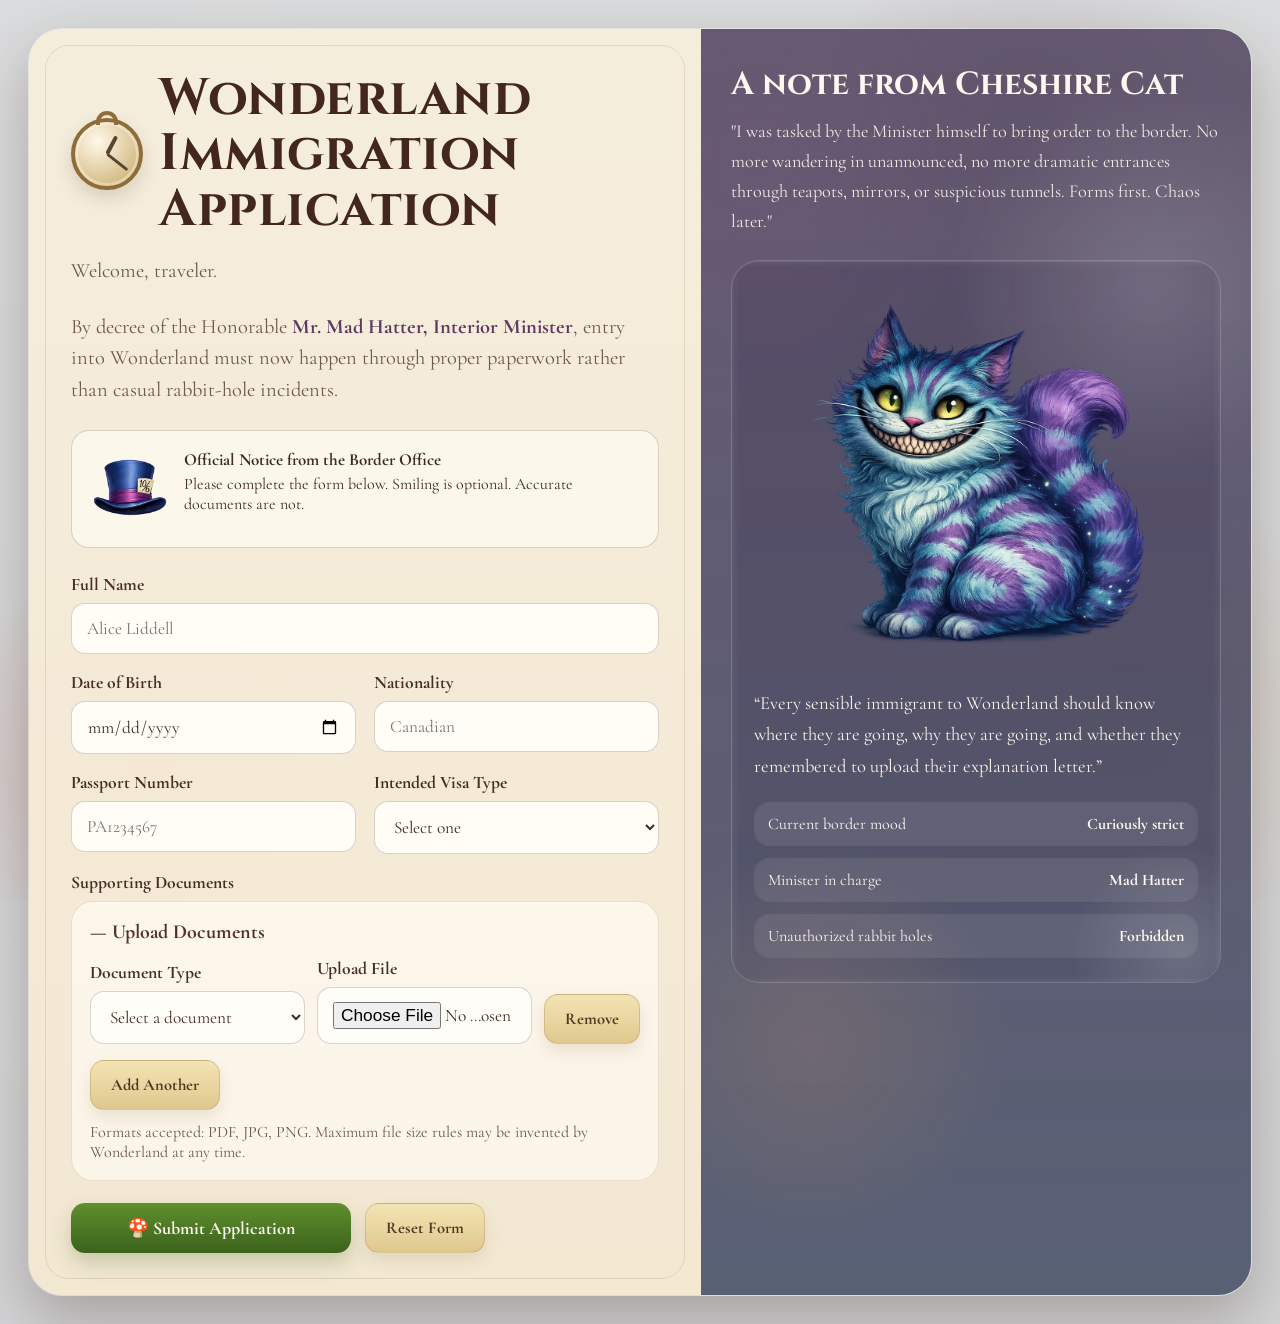
<file: frontend/index.html>
<!DOCTYPE html>
<html lang="en">
<head>
  <meta charset="UTF-8" />
  <meta name="viewport" content="width=device-width, initial-scale=1.0" />
  <title>Wonderland Immigration Application</title>
  <link rel="preconnect" href="https://fonts.googleapis.com">
  <link rel="preconnect" href="https://fonts.gstatic.com" crossorigin>
  <link href="https://fonts.googleapis.com/css2?family=Cinzel:wght@500;700&family=Libre+Baskerville:wght@400;700&family=Cormorant+Garamond:wght@500;700&display=swap" rel="stylesheet">
  <link rel="stylesheet" href="css/styles_application.css" type="text/css">
</head>
<body>
  <main class="scene">
    <section class="form-panel">
      <div class="top-banner">
        <div class="clock">
          <div class="clock-ring"></div>
        </div>
        <div class="title-wrap">
          <h1>Wonderland Immigration Application</h1>
        </div>
      </div>

      <p class="subtitle">
        Welcome, traveler. <br> 
      </p>

      <div class="subtitle">
        <p>By decree of the Honorable <em>Mr. Mad Hatter, Interior Minister</em>,
          entry into Wonderland must now happen through proper paperwork rather than casual rabbit-hole incidents.</p>
      </div>

      <div class="notice">
        <img src="images/hat-icon.png" height="80px" width="80px">
        <div>
          <strong>Official Notice from the Border Office</strong>
          Please complete the form below. Smiling is optional. Accurate documents are not.
        </div>
      </div>

      <form id="immigrationForm">
        <div class="grid">
          <div class="field full">
            <label for="fullName">Full Name</label>
            <input id="fullName" type="text" placeholder="Alice Liddell" required />
          </div>

          <div class="field">
            <label for="dob">Date of Birth</label>
            <input id="dob" type="date" required/>
          </div>

          <div class="field">
            <label for="nationality">Nationality</label>
            <input id="nationality" type="text" placeholder="Canadian" required />
          </div>

          <div class="field">
            <label for="passport">Passport Number</label>
            <input id="passport" type="text" placeholder="PA1234567" required/>
          </div>

          <div class="field">
            <label for="visaType">Intended Visa Type</label>
            <select id="visaType" required>
              <option value="" selected disabled>Select one</option>
              <option value="VISITOR">VISITOR</option>
              <option value="STUDENT">STUDENT</option>
              <option value="WORKER">WORKER</option>
              <option value="PERMANENT_RESIDENT">PERMANENT RESIDENT</option>
            </select>
          </div>

          <div class="field full">
            <label>Supporting Documents</label>
            <div class="upload-box">
              <div class="upload-title">— Upload Documents</div>
            
              <div id="documentsContainer">
                <div class="upload-row">
                  <div class="field">
                    <label>Document Type</label>
                    <select name="documentType[]" required>
                      <option selected disabled>Select a document</option>
                      <option>Passport Copy</option>
                      <option>Income Proof</option>
                      <option>Letter of Acceptance</option>
                      <option>Explanation Letter</option>
                      <option>Employment Offer</option>
                    </select>
                  </div>
            
                  <div class="field">
                    <label>Upload File</label>
                    <input type="file" name="documentFile[]" />
                  </div>
            
                  <button class="ghost-btn remove-doc-btn" type="button">Remove</button>
                </div>
              </div>
            
              <div class="upload-actions">
                <button id="addDocumentBtn" class="ghost-btn" type="button">Add Another</button>
              </div>
            
              <div class="helper">
                Formats accepted: PDF, JPG, PNG. Maximum file size rules may be invented by Wonderland at any time.
              </div>
            </div>
          </div>
        </div>

        <div class="actions">
          <button class="btn primary-btn" type="submit">🍄 Submit Application</button>
          <button class="ghost-btn" type="reset">Reset Form</button>
        </div>
      </form>
    </section>

    <aside class="story-panel">
      
      <div class="cards">
        <h2 class="aside-title">A note from Cheshire Cat</h2>
        <p class="aside-copy">
          "I was tasked by the Minister himself to bring order to the border. No more wandering in unannounced,
          no more dramatic entrances through teapots, mirrors, or suspicious tunnels. Forms first. Chaos later."
        </p>

        <div class="cheshire-card">
          
          <div>
            <img src="images/cheshire-the-cat.png" height="400" width="400">
          </div>

          <p class="quote">
            “Every sensible immigrant to Wonderland should know where they are going, why they are going,
            and whether they remembered to upload their explanation letter.”
          </p>

          <div class="meta-list">
            <div class="meta-item">
              <span>Current border mood</span>
              <span>Curiously strict</span>
            </div>
            <div class="meta-item">
              <span>Minister in charge</span>
              <span>Mad Hatter</span>
            </div>
            <div class="meta-item">
              <span>Unauthorized rabbit holes</span>
              <span>Forbidden</span>
            </div>
          </div>
        </div>
      </div>


    </aside>
  </main>

  <script src="scripts/form.js"></script>
</body>
</html>
</file>
<file: frontend/css/styles_application.css>
:root {
    --paper: rgba(246, 235, 214, 0.93);
    --paper-strong: #efe1bf;
    --ink: #3e2b22;
    --ink-soft: #6e584f;
    --gold: #b58b49;
    --forest: #557137;
    --forest-dark: #3b5624;
    --purple: #7c4f7d;
    --purple-dark: #5e3863;
    --cream: #fff8eb;
    --border: rgba(93, 66, 48, 0.22);
    --shadow: 0 24px 60px rgba(58, 34, 22, 0.28);
  }

  * {
    box-sizing: border-box;
  }

  body {
    margin: 0;
    min-height: 100vh;
    font-family: "Cormorant Garamond", serif;
    color: var(--ink);
    background:
      linear-gradient(rgba(30, 38, 46, 0.16), rgba(30, 38, 46, 0.2)),
      url("https://i.etsystatic.com/60726175/r/il/069d92/7154716947/il_794xN.7154716947_3lqw.jpg") center/cover no-repeat fixed;
    display: flex;
    align-items: center;
    justify-content: center;
    padding: 28px;
    position: relative;
    overflow-x: hidden;
  }

  body::before {
    content: "";
    position: fixed;
    inset: 0;
    background:
      radial-gradient(circle at 12% 85%, rgba(192, 74, 46, 0.22), transparent 16%),
      radial-gradient(circle at 88% 80%, rgba(201, 144, 69, 0.18), transparent 18%),
      radial-gradient(circle at 80% 18%, rgba(124, 79, 125, 0.18), transparent 18%),
      radial-gradient(circle at 18% 18%, rgba(255,255,255,0.18), transparent 14%);
    pointer-events: none;
  }

  .scene {
    width: 100%;
    max-width: 1240px;
    display: grid;
    grid-template-columns: minmax(0, 1.1fr) minmax(320px, 0.9fr);
    gap: 0;
    border-radius: 34px;
    overflow: hidden;
    box-shadow: var(--shadow);
    border: 1px solid rgba(255, 245, 225, 0.25);
    backdrop-filter: blur(4px);
  }

  .form-panel {
    position: relative;
    padding: 42px;
    background:
      linear-gradient(rgba(247, 238, 220, 0.94), rgba(244, 233, 210, 0.95)),
      repeating-linear-gradient(
        0deg,
        rgba(88, 60, 44, 0.035),
        rgba(88, 60, 44, 0.035) 2px,
        transparent 2px,
        transparent 12px
      );
  }

  .form-panel::before {
    content: "";
    position: absolute;
    inset: 16px;
    border: 1.5px solid rgba(141, 111, 76, 0.18);
    border-radius: 24px;
    pointer-events: none;
  }

  .top-banner {
    display: flex;
    align-items: center;
    gap: 16px;
    margin-bottom: 18px;
    flex-wrap: wrap;
  }

  .clock {
    width: 72px;
    height: 72px;
    border-radius: 50%;
    background: radial-gradient(circle at 35% 30%, #fff9ea, #d4bb84 74%);
    border: 4px solid #8f6d38;
    box-shadow: inset 0 0 0 3px rgba(255,255,255,0.35), 0 8px 18px rgba(62, 43, 34, 0.16);
    position: relative;
    flex-shrink: 0;
  }

  .clock::before,
  .clock::after {
    content: "";
    position: absolute;
    left: 50%;
    top: 50%;
    transform-origin: bottom center;
    background: #5a4530;
    border-radius: 10px;
  }

  .clock::before {
    width: 4px;
    height: 20px;
    transform: translate(-50%, -100%) rotate(28deg);
  }

  .clock::after {
    width: 3px;
    height: 26px;
    transform: translate(-50%, -100%) rotate(128deg);
  }

  .clock-ring {
    position: absolute;
    top: -11px;
    left: 50%;
    transform: translateX(-50%);
    width: 22px;
    height: 14px;
    border: 4px solid #8f6d38;
    border-bottom: none;
    border-radius: 999px 999px 0 0;
  }

  .title-wrap {
    flex: 1;
    min-width: 220px;
  }

  h1 {
    margin: 0;
    font-family: "Cinzel", serif;
    font-size: clamp(2rem, 4vw, 3.2rem);
    line-height: 1.08;
    letter-spacing: 0.01em;
    color: #43271f;
  }

  .subtitle {
    margin: 14px 0 24px;
    font-size: 1.28rem;
    line-height: 1.55;
    color: var(--ink-soft);
    max-width: 54rem;
  }

  .subtitle em {
    color: var(--purple-dark);
    font-style: normal;
    font-weight: 700;
  }

  .guide-strip {
    display: inline-flex;
    align-items: center;
    gap: 12px;
    padding: 10px 18px;
    border-radius: 999px;
    background: rgba(121, 79, 122, 0.10);
    border: 1px solid rgba(121, 79, 122, 0.16);
    color: var(--purple-dark);
    font-size: 1.06rem;
    font-weight: 700;
    margin-bottom: 24px;
  }

  .hat-icon {
    width: 28px;
    height: 20px;
    background: linear-gradient(180deg, #4b5aa2, #2d396f);
    border-radius: 8px 8px 3px 3px;
    position: relative;
  }

  .hat-icon::before {
    content: "";
    position: absolute;
    width: 40px;
    height: 5px;
    background: #2d396f;
    left: 50%;
    bottom: -3px;
    transform: translateX(-50%);
    border-radius: 999px;
  }

  .hat-icon::after {
    content: "";
    position: absolute;
    width: 10px;
    height: 8px;
    border-radius: 4px;
    background: #b0679e;
    right: 4px;
    top: 4px;
  }

  .notice {
    display: flex;
    gap: 14px;
    align-items: flex-start;
    background: rgba(255, 251, 242, 0.7);
    border: 1px solid var(--border);
    border-radius: 18px;
    padding: 18px 18px;
    margin-bottom: 26px;
  }

  .notice-icon {
    width: 46px;
    height: 46px;
    flex-shrink: 0;
    border-radius: 14px;
    background: linear-gradient(135deg, var(--purple), var(--purple-dark));
    color: white;
    display: grid;
    place-items: center;
    font-size: 1.15rem;
    font-family: "Cinzel", serif;
  }

  .notice strong {
    display: block;
    font-size: 1.06rem;
    margin-bottom: 4px;
  }

  form {
    display: grid;
    gap: 18px;
    position: relative;
    z-index: 1;
  }

  .grid {
    display: grid;
    grid-template-columns: repeat(2, minmax(0, 1fr));
    gap: 18px;
  }

  .field {
    display: flex;
    flex-direction: column;
    gap: 8px;
  }

  .field.full {
    grid-column: 1 / -1;
  }

  label {
    font-size: 1.1rem;
    font-weight: 700;
    color: #462d25;
  }

  input,
  select {
    width: 100%;
    border: 1px solid rgba(86, 61, 46, 0.22);
    border-radius: 14px;
    padding: 14px 15px;
    font: inherit;
    font-size: 1.08rem;
    background: rgba(255, 254, 249, 0.92);
    color: var(--ink);
    outline: none;
    box-shadow: inset 0 1px 1px rgba(255,255,255,0.3);
    transition: 0.18s ease;
  }

  input:focus,
  select:focus {
    border-color: rgba(121, 79, 122, 0.56);
    box-shadow: 0 0 0 4px rgba(121, 79, 122, 0.12);
    background: #fffdf8;
  }

  .upload-box {
    border: 1.5px solid rgba(142, 114, 78, 0.18);
    border-radius: 22px;
    background: rgba(255, 250, 241, 0.72);
    padding: 18px;
    box-shadow: inset 0 1px 0 rgba(255,255,255,0.5);
  }

  .upload-title {
    display: flex;
    align-items: center;
    gap: 10px;
    font-size: 1.25rem;
    font-weight: 700;
    margin-bottom: 14px;
    color: #513026;
  }

  .upload-row {
    display: grid;
    grid-template-columns: 1fr 1fr auto;
    gap: 12px;
    align-items: end;
  }

  .btn,
  .ghost-btn {
    border: none;
    border-radius: 14px;
    padding: 14px 20px;
    font: inherit;
    font-size: 1.03rem;
    font-weight: 700;
    cursor: pointer;
    transition: transform 0.18s ease, box-shadow 0.18s ease, opacity 0.18s ease;
    white-space: nowrap;
  }

  .btn:hover,
  .ghost-btn:hover {
    transform: translateY(-1px);
  }

  .btn {
    background: linear-gradient(180deg, #618533, #456220);
    color: #fffdf6;
    box-shadow: 0 10px 20px rgba(68, 98, 28, 0.24);
  }

  .ghost-btn {
    background: linear-gradient(180deg, #f3e4b4, #dfc88e);
    color: #533620;
    border: 1px solid rgba(137, 108, 57, 0.25);
    box-shadow: 0 8px 16px rgba(114, 86, 44, 0.12);
  }

  .helper {
    margin-top: 12px;
    color: var(--ink-soft);
    font-size: 1rem;
  }

  .actions {
    display: flex;
    gap: 14px;
    flex-wrap: wrap;
    margin-top: 4px;
  }

  .primary-btn {
    min-width: 280px;
    justify-content: center;
    display: inline-flex;
    align-items: center;
    gap: 10px;
    font-size: 1.12rem;
    background: linear-gradient(180deg, #5f8f2e, #3b621b);
  }

  .story-panel {
    position: relative;
    padding: 34px 30px 34px;
    background:
      linear-gradient(rgba(59, 44, 74, 0.74), rgba(58, 67, 92, 0.8));
    color: #fff8ee;
    overflow: hidden;
    display: flex;
    flex-direction: column;
    justify-content: space-between;
  }

  .story-bg {
    position: absolute;
    inset: 0;
    width: 100%;
    height: 100%;
    object-fit: cover;
    z-index: 0;
  }

  .story-panel::before {
    content: "";
    position: absolute;
    inset: 0;
    background:
      radial-gradient(circle at 82% 20%, rgba(255,255,255,0.14), transparent 18%),
      radial-gradient(circle at 20% 80%, rgba(255,173,96,0.12), transparent 18%),
      radial-gradient(circle at 10% 10%, rgba(124,79,125,0.18), transparent 20%);
    pointer-events: none;
  }

  .upload-actions {
    margin-top: 16px;
  }

  .cards {
    position: relative;
    z-index: 1;
  }

  .aside-title {
    font-family: "Cinzel", serif;
    font-size: 2rem;
    margin: 0 0 10px;
  }

  .aside-copy {
    font-size: 1.14rem;
    line-height: 1.65;
    color: rgba(255, 248, 238, 0.9);
    margin: 0 0 24px;
    max-width: 36rem;
  }

  .cheshire-card {
    position: relative;
    border-radius: 28px;
    padding: 22px 22px 24px;
    background: rgba(255,255,255,0.09);
    border: 1px solid rgba(255,255,255,0.16);
    backdrop-filter: blur(5px);
    box-shadow: inset 0 1px 0 rgba(255,255,255,0.08);
    overflow: hidden;
  }

  .cheshire-card::after {
    content: "";
    position: absolute;
    width: 240px;
    height: 240px;
    border-radius: 50%;
    right: -80px;
    bottom: -90px;
    background: radial-gradient(circle, rgba(255,255,255,0.14), transparent 64%);
    pointer-events: none;
  }

  .cat-portrait {
    height: 280px;
    border-radius: 24px;
    background:
      radial-gradient(circle at 50% 35%, rgba(255, 223, 88, 0.88), rgba(255, 223, 88, 0.02) 16%),
      radial-gradient(circle at 36% 34%, rgba(255, 223, 88, 0.92), rgba(255, 223, 88, 0.02) 14%),
      radial-gradient(circle at 67% 33%, rgba(255, 223, 88, 0.92), rgba(255, 223, 88, 0.02) 14%),
      radial-gradient(circle at 37% 34%, rgba(30, 20, 20, 0.88), rgba(30, 20, 20, 0.02) 4%),
      radial-gradient(circle at 67% 33%, rgba(30, 20, 20, 0.88), rgba(30, 20, 20, 0.02) 4%),
      linear-gradient(140deg, #7b4a8e 0%, #b05193 24%, #724389 54%, #d06e9a 74%, #6d3c80 100%);
    position: relative;
    margin-bottom: 18px;
    box-shadow: inset 0 -40px 80px rgba(31, 14, 39, 0.28);
  }

  .cat-portrait::before {
    content: "";
    position: absolute;
    inset: 0;
    background:
      repeating-linear-gradient(115deg, rgba(49, 17, 57, 0.28) 0 16px, rgba(255,255,255,0.02) 16px 32px),
      radial-gradient(circle at 50% 62%, rgba(255, 223, 200, 0.28), transparent 20%);
    border-radius: 24px;
    opacity: 0.95;
  }

  .cat-ear,
  .cat-ear.right {
    position: absolute;
    top: 28px;
    width: 84px;
    height: 84px;
    background: linear-gradient(140deg, #6f327d, #c16099);
    clip-path: polygon(50% 0%, 100% 100%, 0% 100%);
    filter: drop-shadow(0 4px 6px rgba(0,0,0,0.18));
  }

  .cat-ear {
    left: 58px;
    transform: rotate(-12deg);
  }

  .cat-ear.right {
    right: 58px;
    transform: rotate(14deg);
  }

  .cat-face {
    position: absolute;
    inset: 56px 56px 26px;
  }

  .cat-smile {
    position: absolute;
    left: 50%;
    bottom: 46px;
    transform: translateX(-50%);
    width: 210px;
    height: 104px;
    border-bottom: 10px solid #fff7ee;
    border-radius: 0 0 120px 120px;
    box-shadow: 0 9px 18px rgba(0,0,0,0.16);
  }

  .cat-smile::before {
    content: "";
    position: absolute;
    left: 14px;
    right: 14px;
    bottom: 10px;
    height: 40px;
    background: repeating-linear-gradient(
      90deg,
      rgba(255,255,255,0.92) 0 10px,
      rgba(80,36,50,0.15) 10px 14px
    );
    clip-path: ellipse(48% 55% at 50% 60%);
    border-radius: 0 0 80px 80px;
  }

  .cat-nose {
    position: absolute;
    left: 50%;
    top: 118px;
    transform: translateX(-50%);
    width: 26px;
    height: 18px;
    background: #ffb1ba;
    border-radius: 50% 50% 60% 60%;
    box-shadow: 0 2px 0 rgba(124, 40, 77, 0.25);
  }

  .cat-whiskers {
    position: absolute;
    inset: 0;
  }

  .cat-whiskers span,
  .cat-whiskers span::after,
  .cat-whiskers span::before {
    position: absolute;
    content: "";
    width: 92px;
    height: 2px;
    background: rgba(255,245,239,0.92);
    border-radius: 999px;
  }

  .cat-whiskers span {
    left: 24px;
    top: 138px;
    transform: rotate(-8deg);
  }

  .cat-whiskers span::before {
    left: 0;
    top: -16px;
    transform: rotate(-8deg);
  }

  .cat-whiskers span::after {
    left: 0;
    top: 16px;
    transform: rotate(8deg);
  }

  .cat-whiskers .right {
    left: auto;
    right: 24px;
    transform: rotate(8deg);
  }

  .cat-whiskers .right::before {
    left: auto;
    right: 0;
    transform: rotate(8deg);
  }

  .cat-whiskers .right::after {
    left: auto;
    right: 0;
    transform: rotate(-8deg);
  }

  .quote {
    margin: 0 0 18px;
    font-size: 1.16rem;
    line-height: 1.68;
    color: rgba(255,248,238,0.96);
  }

  .meta-list {
    display: grid;
    gap: 12px;
    margin-top: 20px;
  }

  .meta-item {
    display: flex;
    align-items: center;
    justify-content: space-between;
    gap: 16px;
    padding: 12px 14px;
    border-radius: 16px;
    background: rgba(255,255,255,0.08);
    font-size: 1rem;
  }

  .meta-item span:last-child {
    font-weight: 700;
  }

  .bottom-note {
    position: relative;
    z-index: 1;
    margin-top: 22px;
    padding: 16px 18px;
    border-radius: 18px;
    background: rgba(255,255,255,0.08);
    border: 1px solid rgba(255,255,255,0.12);
    font-size: 1rem;
    line-height: 1.6;
    color: rgba(255,248,238,0.86);
  }

  @media (max-width: 1040px) {
    .scene {
      grid-template-columns: 1fr;
    }

    .story-panel {
      min-height: 520px;
    }
  }

  @media (max-width: 720px) {
    body {
      padding: 16px;
    }

    .form-panel,
    .story-panel {
      padding: 24px;
    }

    .grid,
    .upload-row {
      grid-template-columns: 1fr;
    }

    .primary-btn {
      width: 100%;
      min-width: 0;
    }

    .cat-portrait {
      height: 230px;
    }

    .cat-smile {
      width: 170px;
    }
  }
</file>
